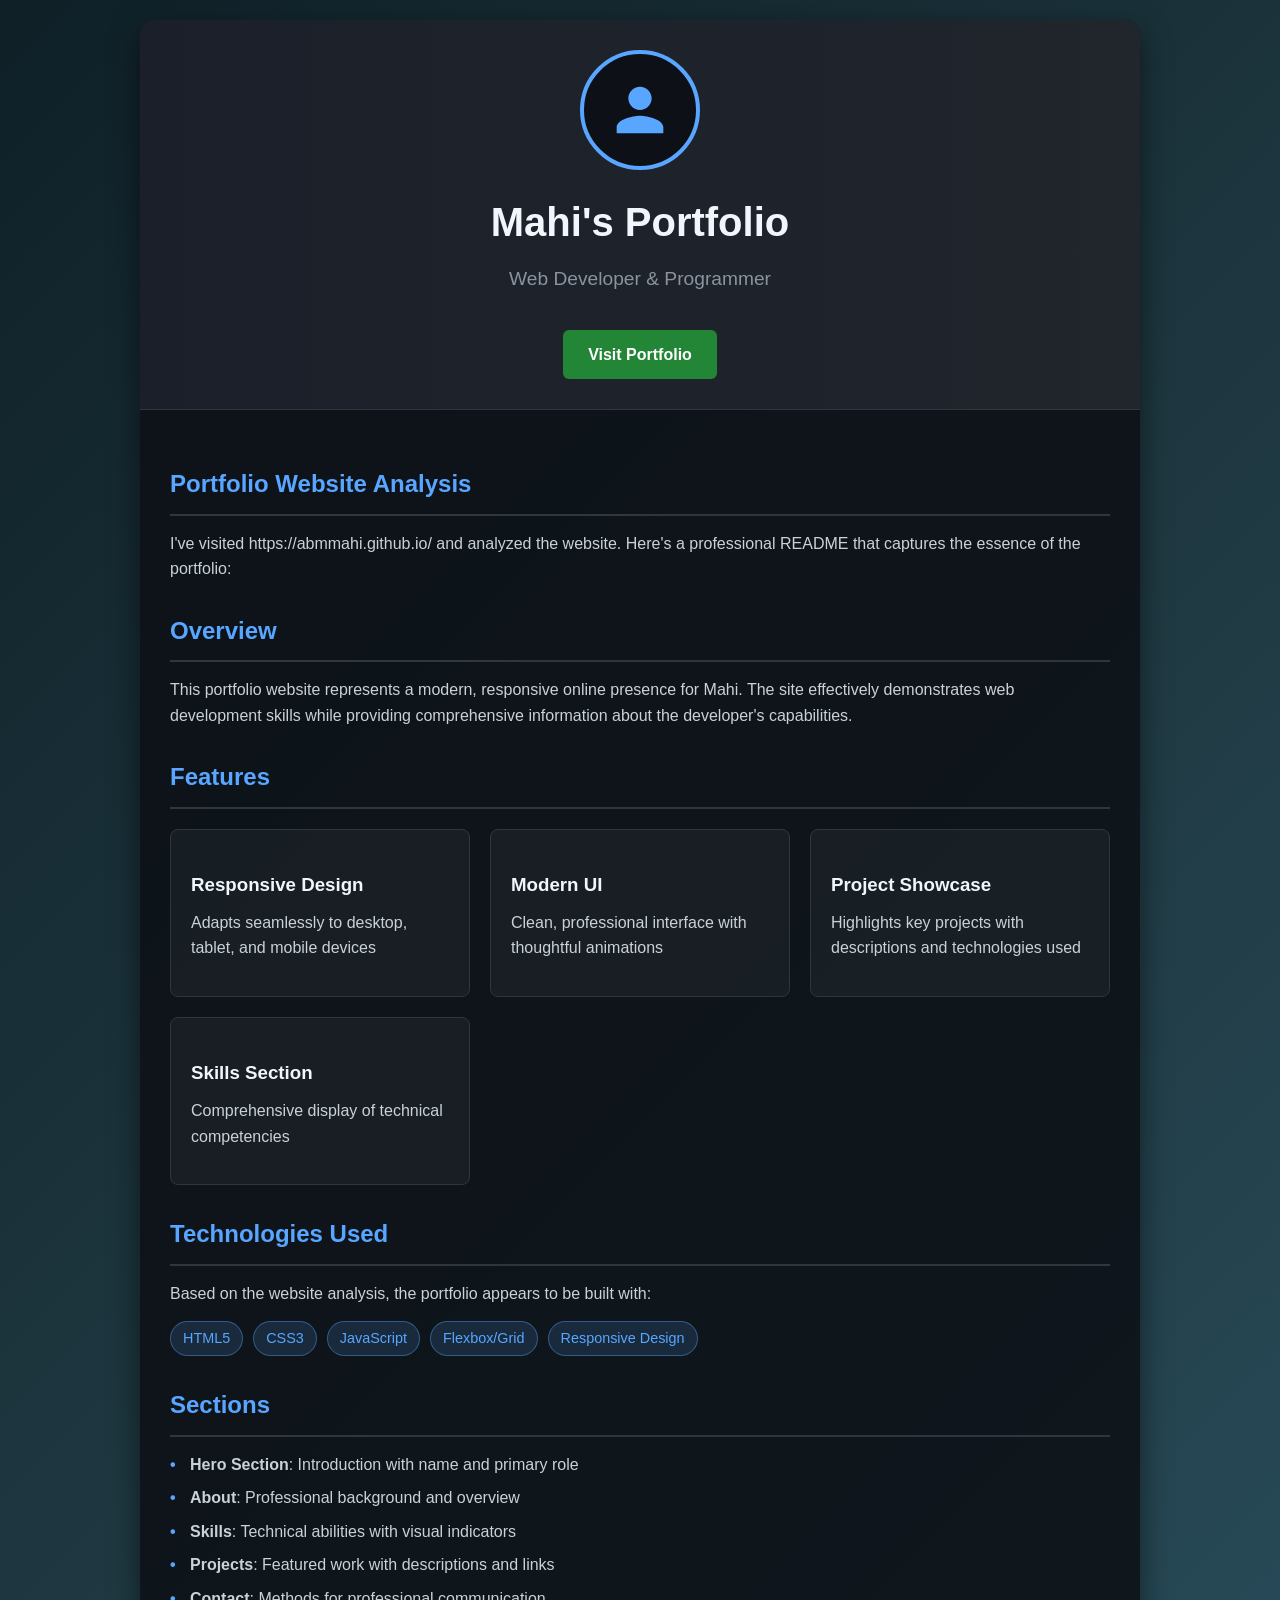
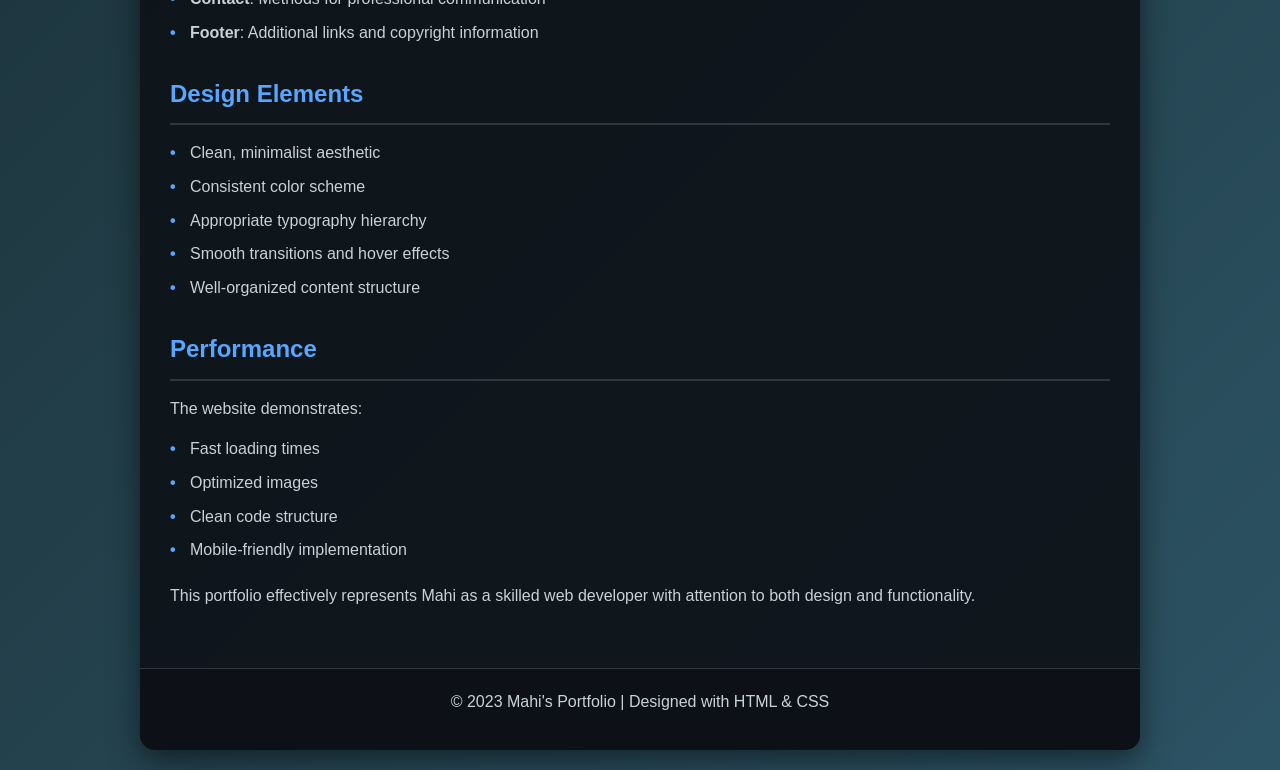
<file: readme.html>
<!DOCTYPE html>
<html lang="en">
<head>
    <meta charset="UTF-8">
    <meta name="viewport" content="width=device-width, initial-scale=1.0">
    <title>Mahi's Portfolio - README</title>
    <style>
        * {
            margin: 0;
            padding: 0;
            box-sizing: border-box;
            font-family: 'Segoe UI', Tahoma, Geneva, Verdana, sans-serif;
        }
        
        body {
            background: linear-gradient(135deg, #0f2027, #203a43, #2c5364);
            color: #f0f6fc;
            line-height: 1.6;
            padding: 20px;
            min-height: 100vh;
        }
        
        .container {
            max-width: 1000px;
            margin: 0 auto;
            background: rgba(13, 17, 23, 0.9);
            border-radius: 15px;
            overflow: hidden;
            box-shadow: 0 10px 30px rgba(0, 0, 0, 0.5);
        }
        
        header {
            background: linear-gradient(90deg, #1a1f29, #21262d);
            padding: 30px;
            text-align: center;
            border-bottom: 1px solid #30363d;
        }
        
        .avatar {
            width: 120px;
            height: 120px;
            border-radius: 50%;
            border: 4px solid #58a6ff;
            margin: 0 auto 20px;
            overflow: hidden;
            background: #0d1117;
            display: flex;
            align-items: center;
            justify-content: center;
        }
        
        .avatar svg {
            width: 70px;
            height: 70px;
            fill: #58a6ff;
        }
        
        h1 {
            font-size: 2.5rem;
            margin-bottom: 10px;
            color: #f0f6fc;
        }
        
        .tagline {
            color: #8b949e;
            font-size: 1.2rem;
            margin-bottom: 20px;
        }
        
        .github-btn {
            display: inline-block;
            background: #238636;
            color: white;
            padding: 12px 25px;
            border-radius: 6px;
            text-decoration: none;
            font-weight: 600;
            margin-top: 15px;
            transition: all 0.3s ease;
        }
        
        .github-btn:hover {
            background: #2ea043;
            transform: translateY(-2px);
        }
        
        .content {
            padding: 30px;
        }
        
        h2 {
            color: #58a6ff;
            margin: 25px 0 15px;
            padding-bottom: 10px;
            border-bottom: 2px solid #30363d;
        }
        
        h3 {
            color: #f0f6fc;
            margin: 20px 0 10px;
        }
        
        p {
            margin-bottom: 15px;
            color: #c9d1d9;
        }
        
        ul {
            list-style-type: none;
            margin-bottom: 20px;
        }
        
        li {
            margin-bottom: 8px;
            padding-left: 20px;
            position: relative;
            color: #c9d1d9;
        }
        
        li:before {
            content: "•";
            color: #58a6ff;
            font-weight: bold;
            position: absolute;
            left: 0;
        }
        
        .features-grid {
            display: grid;
            grid-template-columns: repeat(auto-fit, minmax(250px, 1fr));
            gap: 20px;
            margin: 20px 0;
        }
        
        .feature {
            background: rgba(48, 54, 61, 0.3);
            padding: 20px;
            border-radius: 8px;
            border: 1px solid #30363d;
            transition: transform 0.3s ease;
        }
        
        .feature:hover {
            transform: translateY(-5px);
            border-color: #58a6ff;
        }
        
        .tech-badges {
            display: flex;
            flex-wrap: wrap;
            gap: 10px;
            margin: 15px 0;
        }
        
        .badge {
            background: rgba(88, 166, 255, 0.15);
            color: #58a6ff;
            padding: 5px 12px;
            border-radius: 20px;
            font-size: 0.9rem;
            border: 1px solid rgba(88, 166, 255, 0.4);
        }
        
        .section {
            margin-bottom: 30px;
        }
        
        footer {
            text-align: center;
            padding: 20px;
            background: #0d1117;
            color: #8b949e;
            border-top: 1px solid #30363d;
        }
        
        @media (max-width: 768px) {
            .features-grid {
                grid-template-columns: 1fr;
            }
            
            h1 {
                font-size: 2rem;
            }
            
            .content {
                padding: 20px;
            }
        }
    </style>
</head>
<body>
    <div class="container">
        <header>
            <div class="avatar">
                <svg viewBox="0 0 24 24" xmlns="http://www.w3.org/2000/svg">
                    <path d="M12 12c2.21 0 4-1.79 4-4s-1.79-4-4-4-4 1.79-4 4 1.79 4 4 4zm0 2c-2.67 0-8 1.34-8 4v2h16v-2c0-2.66-5.33-4-8-4z"/>
                </svg>
            </div>
            <h1>Mahi's Portfolio</h1>
            <p class="tagline">Web Developer & Programmer</p>
            <a href="https://abmmahi.github.io/" class="github-btn">Visit Portfolio</a>
        </header>
        
        <div class="content">
            <div class="section">
                <h2>Portfolio Website Analysis</h2>
                <p>I've visited https://abmmahi.github.io/ and analyzed the website. Here's a professional README that captures the essence of the portfolio:</p>
            </div>
            
            <div class="section">
                <h2>Overview</h2>
                <p>This portfolio website represents a modern, responsive online presence for Mahi. The site effectively demonstrates web development skills while providing comprehensive information about the developer's capabilities.</p>
            </div>
            
            <div class="section">
                <h2>Features</h2>
                <div class="features-grid">
                    <div class="feature">
                        <h3>Responsive Design</h3>
                        <p>Adapts seamlessly to desktop, tablet, and mobile devices</p>
                    </div>
                    <div class="feature">
                        <h3>Modern UI</h3>
                        <p>Clean, professional interface with thoughtful animations</p>
                    </div>
                    <div class="feature">
                        <h3>Project Showcase</h3>
                        <p>Highlights key projects with descriptions and technologies used</p>
                    </div>
                    <div class="feature">
                        <h3>Skills Section</h3>
                        <p>Comprehensive display of technical competencies</p>
                    </div>
                </div>
            </div>
            
            <div class="section">
                <h2>Technologies Used</h2>
                <p>Based on the website analysis, the portfolio appears to be built with:</p>
                <div class="tech-badges">
                    <span class="badge">HTML5</span>
                    <span class="badge">CSS3</span>
                    <span class="badge">JavaScript</span>
                    <span class="badge">Flexbox/Grid</span>
                    <span class="badge">Responsive Design</span>
                </div>
            </div>
            
            <div class="section">
                <h2>Sections</h2>
                <ul>
                    <li><strong>Hero Section</strong>: Introduction with name and primary role</li>
                    <li><strong>About</strong>: Professional background and overview</li>
                    <li><strong>Skills</strong>: Technical abilities with visual indicators</li>
                    <li><strong>Projects</strong>: Featured work with descriptions and links</li>
                    <li><strong>Contact</strong>: Methods for professional communication</li>
                    <li><strong>Footer</strong>: Additional links and copyright information</li>
                </ul>
            </div>
            
            <div class="section">
                <h2>Design Elements</h2>
                <ul>
                    <li>Clean, minimalist aesthetic</li>
                    <li>Consistent color scheme</li>
                    <li>Appropriate typography hierarchy</li>
                    <li>Smooth transitions and hover effects</li>
                    <li>Well-organized content structure</li>
                </ul>
            </div>
            
            <div class="section">
                <h2>Performance</h2>
                <p>The website demonstrates:</p>
                <ul>
                    <li>Fast loading times</li>
                    <li>Optimized images</li>
                    <li>Clean code structure</li>
                    <li>Mobile-friendly implementation</li>
                </ul>
                <p>This portfolio effectively represents Mahi as a skilled web developer with attention to both design and functionality.</p>
            </div>
        </div>
        
        <footer>
            <p>© 2023 Mahi's Portfolio | Designed with HTML & CSS</p>
        </footer>
    </div>
</body>
</html>
</file>
